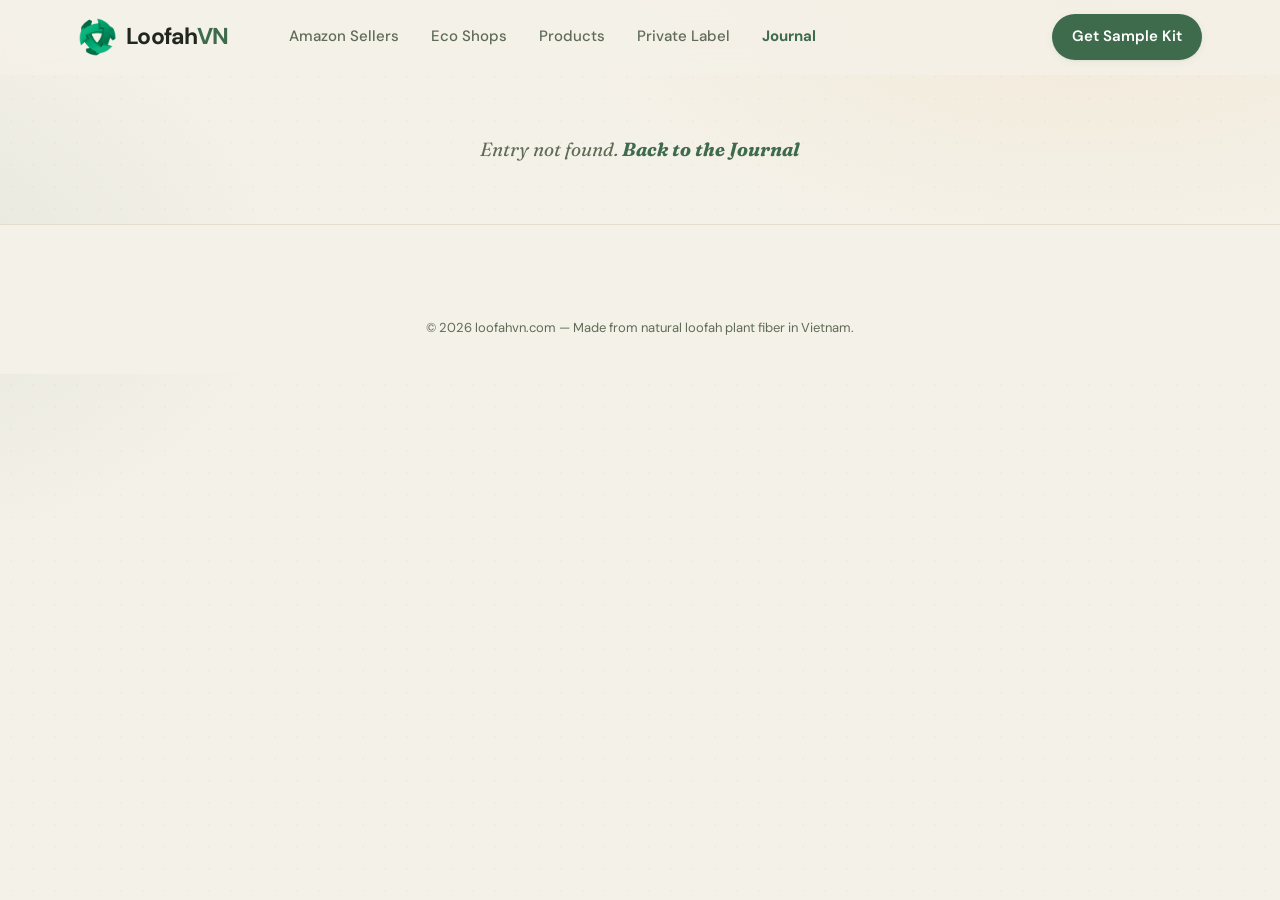
<file: article.html>
<!DOCTYPE html>
<html lang="en">

<head>
  <meta charset="UTF-8" />
  <meta name="viewport" content="width=device-width, initial-scale=1.0" />

  <!-- Google tag (gtag.js) -->
  <script async src="https://www.googletagmanager.com/gtag/js?id=G-0L1QCVCQBM"></script>
  <script>
    window.dataLayer = window.dataLayer || [];
    function gtag(){dataLayer.push(arguments);}
    gtag('js', new Date());

    gtag('config', 'G-0L1QCVCQBM');
  </script>

  <title>Field Journal Entry — LoofahVN</title>
  <meta name="description" content="An entry from the Loofah Field Journal — stories, guides and notes on natural loofah products." />
  <meta name="robots" content="index, follow, max-image-preview:large" />
  <meta name="theme-color" content="#3f6b4d" />
  <link rel="apple-touch-icon" sizes="180x180" href="/apple-touch-icon.png">
  <link rel="icon" type="image/png" sizes="32x32" href="/favicon-32x32.png">
  <link rel="icon" type="image/png" sizes="16x16" href="/favicon-16x16.png">

  <link rel="preconnect" href="https://fonts.googleapis.com" />
  <link rel="preconnect" href="https://fonts.gstatic.com" crossorigin />
  <link
    href="https://fonts.googleapis.com/css2?family=Space+Grotesk:wght@500;600;700&family=DM+Sans:wght@400;500;600;700&family=Fraunces:ital,wght@0,400;0,600;1,400&display=swap"
    rel="stylesheet" />
  <link rel="stylesheet" href="styles.css" />
  <link rel="stylesheet" href="blog.css" />
</head>

<body class="journal-page">
  <div class="journal-bg" aria-hidden="true"></div>

  <!-- ============================ HEADER ============================ -->
  <header class="site-header" id="header">
    <div class="wrap nav">
      <a class="logo" href="index.html">
        <img src="images/main-logo.png" alt="LoofahVN" style="height:40px;"><span>Loofah<span style="color:var(--green);">VN</span></span>
      </a>
      <nav class="nav-links">
        <a href="index.html#amazon">Amazon Sellers</a>
        <a href="index.html#eco">Eco Shops</a>
        <a href="index.html#collections">Products</a>
        <a href="index.html#private-label">Private Label</a>
        <a href="blog.html" class="active">Journal</a>
      </nav>
      <div class="nav-right">
        <a class="btn btn-primary" href="index.html#sample-kit">Get Sample Kit</a>
        <button class="menu-toggle" id="menuToggle" aria-label="Menu" aria-expanded="false" aria-controls="mobileMenu">
          <svg class="ic-open" width="22" height="22" viewBox="0 0 24 24" fill="none" stroke="currentColor"
            stroke-width="2">
            <path d="M3 6h18M3 12h18M3 18h18" />
          </svg>
          <svg class="ic-close" width="22" height="22" viewBox="0 0 24 24" fill="none" stroke="currentColor"
            stroke-width="2">
            <path d="M6 6l12 12M18 6 6 18" />
          </svg>
        </button>
      </div>
    </div>
    <div class="mobile-menu" id="mobileMenu">
      <div class="mm-inner wrap">
        <nav class="mobile-links">
          <a href="index.html#amazon">Amazon Sellers</a>
          <a href="index.html#eco">Eco Shops</a>
          <a href="index.html#collections">Products</a>
          <a href="index.html#private-label">Private Label</a>
          <a href="blog.html">Journal</a>
          <a href="index.html#sample-kit">Get Sample Kit</a>
        </nav>
      </div>
    </div>
  </header>

  <main id="articleRoot" data-no-i18n>
    <div class="wrap">
      <p class="journal-status">Opening the journal&hellip;</p>
    </div>
  </main>

  <!-- ============================ FOOTER ============================ -->
  <footer class="footer">
    <div class="wrap">
      <p class="footer-copy">© 2026 loofahvn.com — Made from natural loofah plant fiber in Vietnam.</p>
    </div>
  </footer>

  <script>window.LOOFAH_BLOG_CONFIG = { apiBase: "https://api.loofahvn.com", workspace: "6a2950c954b2db5830d5154e" };</script>
  <script src="blog.js"></script>
  <script src="i18n.js"></script>
</body>

</html>
</file>
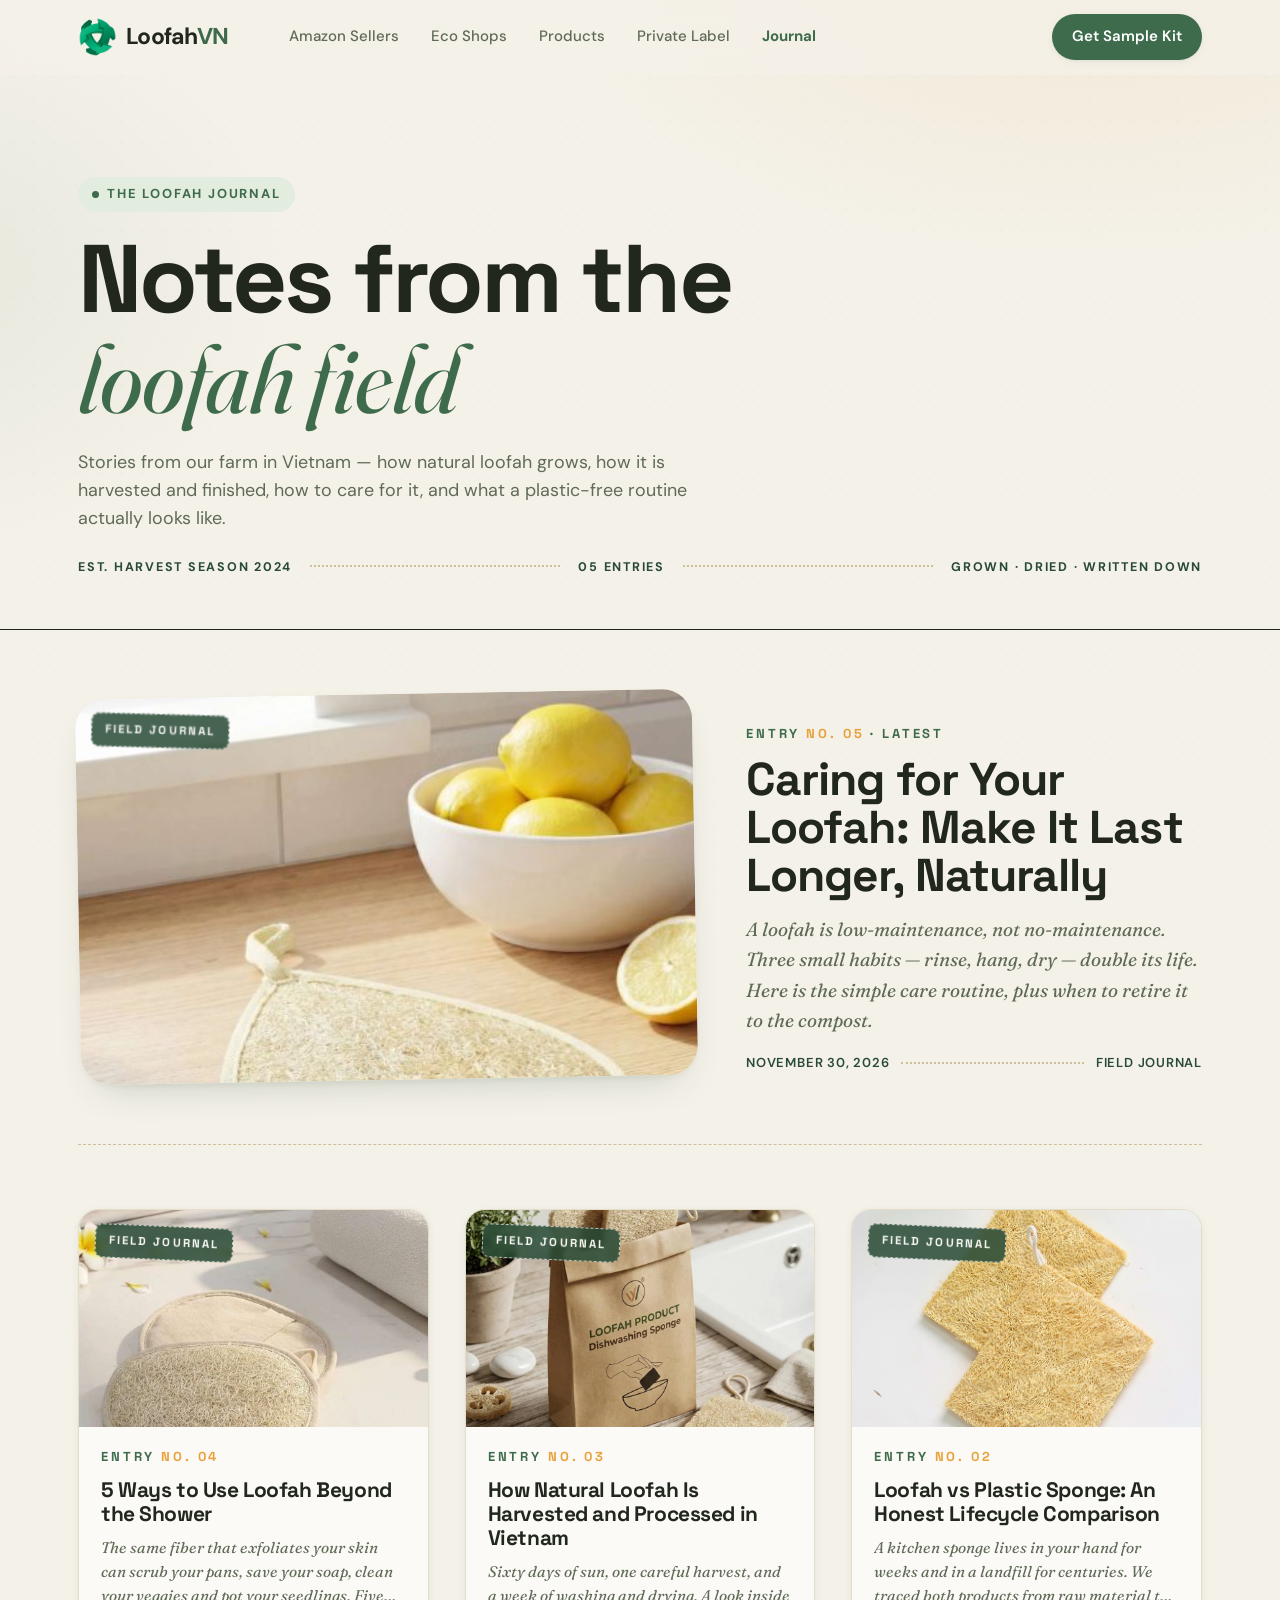
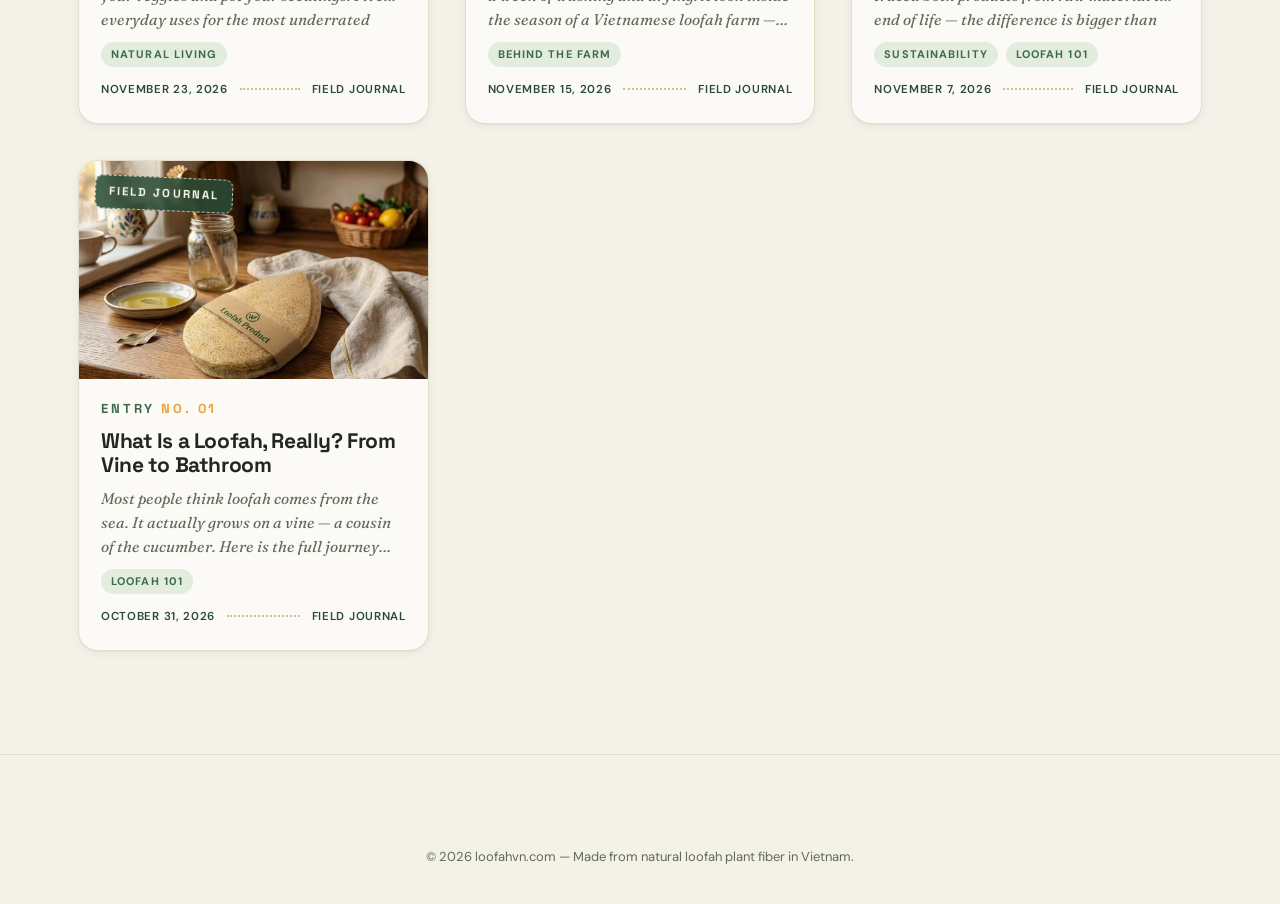
<file: blog.html>
<!DOCTYPE html>
<html lang="en">

<head>
  <meta charset="UTF-8" />
  <meta name="viewport" content="width=device-width, initial-scale=1.0" />

  <!-- Google tag (gtag.js) -->
  <script async src="https://www.googletagmanager.com/gtag/js?id=G-0L1QCVCQBM"></script>
  <script>
    window.dataLayer = window.dataLayer || [];
    function gtag(){dataLayer.push(arguments);}
    gtag('js', new Date());

    gtag('config', 'G-0L1QCVCQBM');
  </script>

  <title>Field Journal — Loofah Stories, Care Guides & Natural Living | loofahvn.com</title>
  <meta name="description"
    content="The Loofah Field Journal — stories from the loofah farm in Vietnam: how natural loofah is grown and harvested, care guides, sustainability comparisons and natural-living ideas." />
  <meta name="robots" content="index, follow, max-image-preview:large" />
  <meta name="theme-color" content="#3f6b4d" />
  <link rel="canonical" href="https://loofahvn.com/blog.html" />
  <link rel="apple-touch-icon" sizes="180x180" href="/apple-touch-icon.png">
  <link rel="icon" type="image/png" sizes="32x32" href="/favicon-32x32.png">
  <link rel="icon" type="image/png" sizes="16x16" href="/favicon-16x16.png">

  <!-- Open Graph -->
  <meta property="og:type" content="website" />
  <meta property="og:site_name" content="LoofahVN" />
  <meta property="og:title" content="Loofah Field Journal — Notes from the Loofah Farm" />
  <meta property="og:description"
    content="Stories from the loofah farm: growing, harvesting, caring for and living with natural loofah products." />
  <meta property="og:url" content="https://loofahvn.com/blog.html" />
  <meta property="og:image" content="https://loofahvn.com/og-image.jpg" />

  <link rel="preconnect" href="https://fonts.googleapis.com" />
  <link rel="preconnect" href="https://fonts.gstatic.com" crossorigin />
  <link
    href="https://fonts.googleapis.com/css2?family=Space+Grotesk:wght@500;600;700&family=DM+Sans:wght@400;500;600;700&family=Fraunces:ital,wght@0,400;0,600;1,400&display=swap"
    rel="stylesheet" />
  <link rel="stylesheet" href="styles.css" />
  <link rel="stylesheet" href="blog.css" />
</head>

<body class="journal-page">
  <div class="journal-bg" aria-hidden="true"></div>

  <!-- ============================ HEADER ============================ -->
  <header class="site-header" id="header">
    <div class="wrap nav">
      <a class="logo" href="index.html">
        <img src="images/main-logo.png" alt="LoofahVN" style="height:40px;"><span>Loofah<span style="color:var(--green);">VN</span></span>
      </a>
      <nav class="nav-links">
        <a href="index.html#amazon">Amazon Sellers</a>
        <a href="index.html#eco">Eco Shops</a>
        <a href="index.html#collections">Products</a>
        <a href="index.html#private-label">Private Label</a>
        <a href="blog.html" class="active">Journal</a>
      </nav>
      <div class="nav-right">
        <a class="btn btn-primary" href="index.html#sample-kit">Get Sample Kit</a>
        <button class="menu-toggle" id="menuToggle" aria-label="Menu" aria-expanded="false" aria-controls="mobileMenu">
          <svg class="ic-open" width="22" height="22" viewBox="0 0 24 24" fill="none" stroke="currentColor"
            stroke-width="2">
            <path d="M3 6h18M3 12h18M3 18h18" />
          </svg>
          <svg class="ic-close" width="22" height="22" viewBox="0 0 24 24" fill="none" stroke="currentColor"
            stroke-width="2">
            <path d="M6 6l12 12M18 6 6 18" />
          </svg>
        </button>
      </div>
    </div>
    <div class="mobile-menu" id="mobileMenu">
      <div class="mm-inner wrap">
        <nav class="mobile-links">
          <a href="index.html#amazon">Amazon Sellers</a>
          <a href="index.html#eco">Eco Shops</a>
          <a href="index.html#collections">Products</a>
          <a href="index.html#private-label">Private Label</a>
          <a href="blog.html">Journal</a>
          <a href="index.html#sample-kit">Get Sample Kit</a>
        </nav>
      </div>
    </div>
  </header>

  <main>
    <!-- ============================ MASTHEAD ============================ -->
    <section class="journal-head">
      <div class="wrap">
        <span class="eyebrow"><span class="dot"></span> The Loofah Journal</span>
        <h1 class="journal-title">Notes from the <em>loofah field</em></h1>
        <p class="journal-sub">
          Stories from our farm in Vietnam — how natural loofah grows, how it is harvested and finished,
          how to care for it, and what a plastic-free routine actually looks like.
        </p>
        <div class="journal-head-meta" data-no-i18n>
          <span>Est. harvest season 2024</span>
          <span class="rule"></span>
          <span id="entryCount">— entries</span>
          <span class="rule"></span>
          <span>Grown · Dried · Written down</span>
        </div>
      </div>
    </section>

    <!-- ============================ ENTRIES ============================ -->
    <section class="wrap" id="journalEntries" data-no-i18n>
      <p class="journal-status">Pressing fresh pages&hellip;</p>
      <div class="journal-grid">
        <div class="skel skel-card"></div>
        <div class="skel skel-card"></div>
        <div class="skel skel-card"></div>
      </div>
    </section>
  </main>

  <!-- ============================ FOOTER ============================ -->
  <footer class="footer">
    <div class="wrap">
      <p class="footer-copy">© 2026 loofahvn.com — Made from natural loofah plant fiber in Vietnam.</p>
    </div>
  </footer>

  <!-- Point the journal at a live backend by defining this before blog.js:
  <script>window.LOOFAH_BLOG_CONFIG = { apiBase: "https://api.loofahvn.com", workspace: "<workspaceId>" };</script>
  -->
    <script>window.LOOFAH_BLOG_CONFIG = { apiBase: "https://api.loofahvn.com", workspace: "6a2950c954b2db5830d5154e" };</script>
  <script src="blog.js"></script>
  <script src="i18n.js"></script>
</body>

</html>
</file>
<file: styles.css>
/* ============================================================
   Loofah — landing page styles
   Design system: cream paper · forest green · loofah tan · amber
   ============================================================ */

:root {
  /* palette */
  --cream:      #f4f1e8;
  --paper:      #fbfaf6;
  --paper-2:    #efe9d9;
  --ink:        #21271d;
  --muted:      #5f6b57;
  --line:       #e3ddca;

  --green:      #3f6b4d;
  --green-deep: #294a36;
  --green-soft: #e2ecdf;
  --tan:        #cdbf9a;
  --tan-soft:   #e8dfc6;
  --amber:      #e8a23d;
  --amber-soft: #f6e0b0;
  --rose:       #d98b6a;
  --sky:        #bcd3d0;

  /* type */
  --font-display: 'Space Grotesk', system-ui, sans-serif;
  --font-body:    'DM Sans', system-ui, sans-serif;

  --maxw: 1180px;
  --radius: 20px;
  --radius-lg: 30px;
  --shadow-sm: 0 2px 8px rgba(41,74,54,.06), 0 1px 2px rgba(41,74,54,.05);
  --shadow:    0 18px 40px -22px rgba(41,74,54,.30), 0 4px 12px -6px rgba(41,74,54,.12);
  --shadow-lg: 0 40px 80px -40px rgba(41,74,54,.45), 0 8px 24px -12px rgba(41,74,54,.18);
}

* { box-sizing: border-box; }

html { scroll-behavior: smooth; scroll-padding-top: 88px; }
@media (prefers-reduced-motion: reduce) { html { scroll-behavior: auto; } }

body {
  margin: 0;
  font-family: var(--font-body);
  color: var(--ink);
  background: var(--cream);
  -webkit-font-smoothing: antialiased;
  text-rendering: optimizeLegibility;
  font-size: 17px;
  line-height: 1.55;
  overflow-x: clip;
}

h1, h2, h3, h4 {
  font-family: var(--font-display);
  font-weight: 700;
  line-height: 1.04;
  letter-spacing: -0.02em;
  margin: 0;
  color: var(--ink);
}

p { margin: 0; text-wrap: pretty; }
a { color: inherit; text-decoration: none; }
img { max-width: 100%; display: block; }

.wrap { max-width: var(--maxw); margin: 0 auto; padding: 0 28px; }
.section { padding: clamp(64px, 9vw, 130px) 0; position: relative; }

/* ---------- shared bits ---------- */
.eyebrow {
  display: inline-flex; align-items: center; gap: 8px;
  font-family: var(--font-body);
  font-weight: 700; font-size: 13px; letter-spacing: .14em; text-transform: uppercase;
  color: var(--green);
  padding: 7px 14px; border-radius: 100px; white-space: nowrap;
  background: var(--green-soft);
}
.eyebrow.amber { color: #9a6a16; background: var(--amber-soft); }
.eyebrow .dot { width: 7px; height: 7px; border-radius: 50%; background: currentColor; }

.lead { color: var(--muted); font-size: clamp(17px, 1.4vw, 20px); }

.btn {
  display: inline-flex; align-items: center; gap: 10px;
  font-family: var(--font-body); font-weight: 600; font-size: 16px;
  padding: 14px 24px; border-radius: 100px; border: 0; cursor: pointer;
  transition: transform .16s ease, box-shadow .16s ease, background .16s ease;
  white-space: nowrap;
}
.btn svg { width: 18px; height: 18px; }
.btn-primary { background: var(--green); color: #fff; box-shadow: var(--shadow-sm); }
.btn-primary:hover { transform: translateY(-2px); box-shadow: var(--shadow); background: var(--green-deep); }
.btn-ghost { background: transparent; color: var(--ink); border: 1.5px solid var(--line); }
.btn-ghost:hover { border-color: var(--green); color: var(--green); transform: translateY(-2px); }
.btn-amber { background: var(--amber); color: #3a2606; }
.btn-amber:hover { transform: translateY(-2px); box-shadow: var(--shadow); }
.btn-light { background: #fff; color: var(--green-deep); }
.btn-light:hover { transform: translateY(-2px); box-shadow: var(--shadow-lg); }

.tag {
  display: inline-flex; align-items: center; gap: 6px;
  font-size: 13px; font-weight: 600; color: var(--green-deep);
  padding: 5px 11px; border-radius: 100px; background: var(--green-soft);
}

/* ============================================================
   HEADER
   ============================================================ */
.site-header {
  position: sticky; top: 0; z-index: 60;
  background: color-mix(in srgb, var(--cream) 82%, transparent);
  backdrop-filter: blur(14px);
  border-bottom: 1px solid transparent;
  transition: border-color .25s ease, background .25s ease;
}
.site-header.scrolled { border-color: var(--line); }
.nav {
  display: flex; align-items: center; gap: 28px;
  height: 74px;
}
.logo {
  display: inline-flex; align-items: center; gap: 9px;
  font-family: var(--font-body); font-weight: 700; font-size: 23px;
  letter-spacing: -.03em; color: var(--ink);
}
.logo .mark {
  width: 30px; height: 30px; border-radius: 9px;
  background: var(--green);
  display: grid; place-items: center; color: var(--amber);
  position: relative; overflow: hidden;
}
.logo .mark::before,
.logo .mark::after {
  content: ""; position: absolute; inset: 0;
  background-image:
    radial-gradient(circle at 50% 50%, transparent 1.3px, var(--amber) 1.4px, transparent 2.2px);
  background-size: 6px 6px;
  opacity: .85;
}
.nav-links { display: flex; align-items: center; gap: 4px; margin-left: 18px; }
.nav-links a {
  font-size: 15px; font-weight: 500; color: var(--muted);
  padding: 9px 14px; border-radius: 100px; transition: color .15s, background .15s;
}
.nav-links a:hover { color: var(--ink); background: var(--paper-2); }
.nav-right { margin-left: auto; display: flex; align-items: center; gap: 12px; }
.nav-right .btn { padding: 11px 20px; font-size: 15px; }
.menu-toggle {
  display: none; place-items: center; width: 44px; height: 44px;
  border-radius: 12px; border: 1px solid var(--line); background: var(--paper);
  color: var(--ink); cursor: pointer; transition: border-color .15s, background .15s;
}
.menu-toggle:hover { border-color: var(--green); color: var(--green); }
.menu-toggle .ic-close { display: none; }
body.menu-open .menu-toggle { border-color: var(--green); color: var(--green); background: var(--green-soft); }
body.menu-open .menu-toggle .ic-open { display: none; }
body.menu-open .menu-toggle .ic-close { display: block; }

/* mobile dropdown menu */
.mobile-menu {
  display: none; overflow: hidden;
  background: color-mix(in srgb, var(--cream) 94%, transparent);
  backdrop-filter: blur(14px);
  border-bottom: 1px solid transparent;
  transition: border-color .3s ease;
}
.mobile-menu .mm-inner {
  max-height: 0; overflow: hidden;
  transition: max-height .38s cubic-bezier(.4,0,.2,1);
}
body.menu-open .mobile-menu { border-bottom-color: var(--line); }
body.menu-open .mobile-menu .mm-inner { max-height: 80vh; }
.mobile-links { display: flex; flex-direction: column; padding: 8px 0 2px; }
.mobile-links a {
  font-size: 17px; font-weight: 600; color: var(--ink);
  padding: 14px 4px; border-bottom: 1px solid var(--line);
  display: flex; align-items: center; justify-content: space-between;
}
.mobile-links a:last-child { border-bottom: 0; }
.mobile-links a svg { color: var(--muted); }
.mobile-cta { display: flex; flex-direction: column; gap: 10px; padding: 16px 0 22px; }
.mobile-cta .btn { width: 100%; justify-content: center; padding: 15px 20px; }

/* language toggle */
.lang-toggle {
  display: inline-flex; align-items: center; gap: 0; flex: none;
  padding: 3px; border-radius: 100px; border: 1.5px solid var(--line);
  background: var(--paper); cursor: pointer; font-family: var(--font-body);
}
.lang-toggle:hover { border-color: var(--green); }
.lang-toggle [data-lang] {
  font-size: 12.5px; font-weight: 700; letter-spacing: .04em; color: var(--muted);
  padding: 5px 11px; border-radius: 100px; transition: color .15s, background .15s;
}
.lang-toggle [data-lang].on { background: var(--green); color: #fff; }
.mm-lang {
  display: flex; align-items: center; justify-content: space-between; gap: 14px;
  padding: 12px 0 14px; border-bottom: 1px solid var(--line);
}
.mm-lang > span { font-size: 13px; font-weight: 600; letter-spacing: .06em; text-transform: uppercase; color: var(--muted); }

/* ============================================================
   HERO
   ============================================================ */
.hero { position: relative; padding-top: clamp(40px, 6vw, 80px); padding-bottom: clamp(48px, 6vw, 90px); }
.hero-inner { position: relative; }
.hero-center {
  max-width: 940px; margin: 0 auto; text-align: center;
  position: relative; z-index: 5;
}
.hero h1 {
  font-size: clamp(38px, 5.2vw, 64px);
  letter-spacing: -.035em;
}
.hero h1 .hl { color: var(--green); position: relative; white-space: nowrap; }
.hero h1 .hl::after {
  content: ""; position: absolute; left: -2%; right: -2%; bottom: .06em; height: .34em;
  background: var(--amber-soft); border-radius: 6px; z-index: -1;
}
.hero-sub { margin: 26px auto 0; max-width: 600px; font-size: clamp(17px, 1.5vw, 20px); color: var(--muted); text-wrap: balance; }
.hero-cta { margin-top: 34px; display: flex; gap: 14px; justify-content: center; flex-wrap: wrap; }
.hero-note { margin-top: 18px; font-size: 14px; color: var(--muted); display: inline-flex; gap: 8px; align-items: center; }

/* hero pill badges (below headline) */
.hero-badges { margin: 24px auto 0; display: flex; flex-wrap: wrap; gap: 10px; justify-content: center; max-width: 640px; }
.hero-badges .hb {
  display: inline-flex; align-items: center; gap: 7px;
  font-size: 13.5px; font-weight: 600; color: var(--green-deep);
  padding: 7px 14px; border-radius: 100px;
  background: var(--paper); border: 1px solid var(--line); box-shadow: var(--shadow-sm);
}
.hero-badges .hb svg { width: 13px; height: 13px; color: var(--green); flex: none; }
body.hero-split .hero-badges { margin-left: 0; justify-content: flex-start; }

/* scattered floating cards */
.float {
  position: absolute; z-index: 2;
  background: var(--paper); border-radius: 18px;
  box-shadow: var(--shadow);
  border: 1px solid rgba(255,255,255,.6);
  animation: floaty 7s ease-in-out infinite;
}
.float img, .float image-slot { display: block; }
@keyframes floaty {
  0%,100% { transform: translateY(0) rotate(var(--rot, 0deg)); }
  50%     { transform: translateY(-14px) rotate(var(--rot, 0deg)); }
}
.float.f1 { top: 4%;  left: -1%;  --rot: -7deg;  animation-delay: -.2s; }
.float.f2 { top: 2%;  right: 0%;  --rot: 6deg;   animation-delay: -1.4s; }
.float.f3 { top: 40%; left: -4%;  --rot: 5deg;   animation-delay: -2.6s; }
.float.f4 { top: 44%; right: -3%; --rot: -6deg;  animation-delay: -3.4s; }
.float.f5 { bottom: -2%; left: 12%; --rot: -4deg; animation-delay: -1.9s; }
.float.f6 { bottom: 0%;  right: 13%; --rot: 7deg;  animation-delay: -3.0s; }

.chip-card {
  display: flex; align-items: center; gap: 11px;
  padding: 12px 16px 12px 12px;
}
.chip-card .ico {
  width: 40px; height: 40px; border-radius: 11px; flex: none;
  display: grid; place-items: center; color: #fff;
}
.chip-card .t { font-size: 13px; line-height: 1.25; }
.chip-card .t b { display: block; font-size: 14.5px; color: var(--ink); font-weight: 700; }
.chip-card .t span { color: var(--muted); }

.photo-card { padding: 8px; }
.photo-card image-slot { width: 150px; height: 116px; }
.photo-card .cap { font-size: 12px; font-weight: 600; color: var(--muted); padding: 8px 6px 4px; }

/* trust badges below hero */
.trust {
  margin-top: clamp(40px, 6vw, 76px);
  display: grid; grid-template-columns: repeat(4, 1fr); gap: 16px;
  position: relative; z-index: 5;
}
.trust-item {
  background: var(--paper); border: 1px solid var(--line); border-radius: var(--radius);
  padding: 22px 22px; box-shadow: var(--shadow-sm);
  display: flex; flex-direction: column; gap: 12px;
}
.trust-item .ico {
  width: 44px; height: 44px; border-radius: 12px; display: grid; place-items: center; color: #fff;
}
.trust-item b { font-size: 16px; font-weight: 700; }
.trust-item span { font-size: 14px; color: var(--muted); line-height: 1.4; }

/* ============================================================
   PRODUCT SHOWCASE
   ============================================================ */
.showcase { background: var(--paper); border-top: 1px solid var(--line); border-bottom: 1px solid var(--line); }
.showcase-grid {
  display: grid; grid-template-columns: 1fr 1.05fr; gap: clamp(32px, 5vw, 72px); align-items: center;
}
.showcase-copy h2 { font-size: clamp(30px, 3.6vw, 46px); margin-top: 18px; }
.showcase-copy p { margin-top: 18px; }
.showcase-list { margin-top: 26px; display: flex; flex-direction: column; gap: 14px; }
.showcase-list .row { display: flex; gap: 13px; align-items: flex-start; }
.showcase-list .row .bullet {
  width: 26px; height: 26px; border-radius: 8px; flex: none; margin-top: 1px;
  display: grid; place-items: center; background: var(--green-soft); color: var(--green);
}
.showcase-list .row b { font-weight: 700; }
.showcase-list .row .sub { color: var(--muted); font-size: 15px; }

.showcase-visual { position: relative; }
.showcase-visual .hero-photo {
  border-radius: var(--radius-lg); overflow: hidden; box-shadow: var(--shadow-lg);
  border: 8px solid var(--paper);
}
.showcase-visual .hero-photo img { width: 100%; height: 460px; object-fit: cover; }
.stat-float {
  position: absolute; background: var(--paper); border-radius: 16px; padding: 13px 16px;
  box-shadow: var(--shadow); border: 1px solid rgba(255,255,255,.7);
  display: flex; align-items: center; gap: 11px;
}
.stat-float .ico { width: 38px; height: 38px; border-radius: 10px; display: grid; place-items: center; color: #fff; flex: none; }
.stat-float .num { font-family: var(--font-display); font-weight: 800; font-size: 20px; line-height: 1; }
.stat-float .lbl { font-size: 12px; color: var(--muted); margin-top: 3px; }
.stat-float.s1 { top: 8%; left: -7%; animation: floaty 6s ease-in-out infinite; }
.stat-float.s2 { bottom: 12%; right: -6%; animation: floaty 7s ease-in-out infinite -2s; }
.stat-float.s3 { bottom: -4%; left: 8%; animation: floaty 8s ease-in-out infinite -3.5s; }

/* ============================================================
   SECTION HEADERS
   ============================================================ */
.sec-head { max-width: 640px; }
.sec-head.center { margin: 0 auto; text-align: center; }
.sec-head h2 { font-size: clamp(30px, 4vw, 52px); margin-top: 16px; }
.sec-head p { margin-top: 18px; }

/* ============================================================
   AUDIENCE BLOCKS (Amazon / Eco)
   ============================================================ */
.audience { display: grid; grid-template-columns: 1fr 1fr; gap: clamp(32px, 5vw, 70px); align-items: center; }
.audience.reverse .aud-visual { order: -1; }
.aud-copy h2 { font-size: clamp(28px, 3.4vw, 44px); margin-top: 16px; }
.aud-copy .pain {
  margin-top: 22px; padding: 18px 20px; border-radius: 16px;
  background: var(--paper); border: 1px solid var(--line);
  font-size: 17px; font-style: italic; color: var(--ink);
  border-left: 4px solid var(--amber);
}
.aud-why { margin-top: 24px; display: flex; flex-direction: column; gap: 12px; }
.aud-why .row { display: flex; gap: 12px; align-items: flex-start; }
.aud-why .row .check {
  width: 24px; height: 24px; border-radius: 7px; flex: none; margin-top: 1px;
  display: grid; place-items: center; background: var(--green); color: #fff;
}
.aud-why .row span { font-size: 16px; }
.aud-cta { margin-top: 28px; display: flex; gap: 12px; flex-wrap: wrap; }

/* kit checklist card */
.kit-card {
  background: var(--paper); border-radius: var(--radius-lg); padding: 30px;
  box-shadow: var(--shadow); border: 1px solid var(--line); position: relative;
}
.kit-card .kit-head { display: flex; align-items: center; gap: 14px; margin-bottom: 20px; }
.kit-card .kit-head .ico { width: 50px; height: 50px; border-radius: 14px; display: grid; place-items: center; background: var(--amber); color: #3a2606; flex: none; }
.kit-card .kit-head b { font-family: var(--font-display); font-size: 21px; font-weight: 700; }
.kit-card .kit-head span { font-size: 14px; color: var(--muted); }
.kit-list { display: grid; grid-template-columns: 1fr 1fr; gap: 12px 18px; }
.kit-list .ki { display: flex; gap: 10px; align-items: flex-start; font-size: 15px; }
.kit-list .ki .d { width: 20px; height: 20px; border-radius: 6px; flex: none; margin-top: 1px; background: var(--green-soft); color: var(--green); display: grid; place-items: center; }
.kit-list .ki svg { width: 12px; height: 12px; }
.kit-foot { margin-top: 22px; padding-top: 20px; border-top: 1px dashed var(--line); display: flex; align-items: center; justify-content: space-between; gap: 14px; flex-wrap: wrap; }

.aud-visual .frame {
  border-radius: var(--radius-lg); overflow: hidden; box-shadow: var(--shadow-lg); border: 8px solid var(--paper);
}
.aud-visual img { width: 100%; height: 420px; object-fit: cover; }

/* compliance note */
.note {
  margin-top: 22px; display: flex; gap: 12px; align-items: flex-start;
  font-size: 14px; color: var(--muted); background: var(--green-soft);
  padding: 14px 16px; border-radius: 14px;
}
.note .ico { color: var(--green); flex: none; margin-top: 1px; }

/* ============================================================
   COLLECTIONS GRID
   ============================================================ */
.coll-grid { margin-top: clamp(34px, 4vw, 54px); display: grid; grid-template-columns: repeat(12, 1fr); gap: 18px; }
.coll {
  border-radius: var(--radius); position: relative; overflow: hidden;
  display: flex; flex-direction: column; min-height: 0;
  border: 1px solid rgba(0,0,0,.04);
}
.coll-photo { position: relative; width: 100%; aspect-ratio: 1 / 1; overflow: hidden; background: rgba(0,0,0,.05); }
.coll-photo img { width: 100%; height: 100%; object-fit: cover; object-position: center 62%; display: block; }
.cat-badge {
  position: absolute; top: 12px; left: 12px;
  font-size: 10.5px; font-weight: 700; letter-spacing: .1em; text-transform: uppercase;
  color: var(--green-deep); background: rgba(251,250,246,.92);
  padding: 5px 11px; border-radius: 100px; backdrop-filter: blur(4px);
}
.coll-body { padding: 20px 22px 22px; display: flex; flex-direction: column; flex: 1; }
.coll-body h3 { font-size: 20px; }
.coll-body p { font-size: 14px; margin-top: 8px; opacity: .85; flex: 1; }
.coll .angles { margin-top: 14px; display: flex; flex-wrap: wrap; gap: 7px; }
.coll .angles span { font-size: 12px; font-weight: 600; padding: 4px 10px; border-radius: 100px; background: rgba(255,255,255,.55); white-space: nowrap; }
.coll .angles span.sku { font-family: ui-monospace, "SF Mono", Menlo, monospace; letter-spacing: .02em; background: rgba(0,0,0,.07); }
.coll.c-deep .angles span.sku { background: rgba(255,255,255,.16); }
.coll.span6 { grid-column: span 6; }
.coll.span4 { grid-column: span 4; }
.coll.span3 { grid-column: span 3; }
.coll.span5 { grid-column: span 5; }
.coll.span7 { grid-column: span 7; }
.coll.span12 { grid-column: span 12; }
.coll.wide { flex-direction: row; align-items: stretch; }
.coll.wide .coll-photo { width: 44%; aspect-ratio: auto; flex: none; }
.coll.wide .coll-body { justify-content: center; }
/* color variants */
.coll.c-green { background: var(--green-soft); }
.coll.c-green .ic { background: var(--green); color: #fff; }
.coll.c-tan   { background: var(--tan-soft); }
.coll.c-tan .ic { background: #b69a55; color: #fff; }
.coll.c-amber { background: var(--amber-soft); }
.coll.c-amber .ic { background: var(--amber); color: #3a2606; }
.coll.c-sky   { background: var(--sky); }
.coll.c-sky .ic { background: #4f7d77; color: #fff; }
.coll.c-rose  { background: #f0d9cd; }
.coll.c-rose .ic { background: var(--rose); color: #fff; }
.coll.c-deep  { background: var(--green-deep); color: #eef3ea; }
.coll.c-deep h3 { color: #fff; }
.coll.c-deep .ic { background: rgba(255,255,255,.16); color: var(--amber); }

/* ============================================================
   PRIVATE LABEL — before/after
   ============================================================ */
.pl { background: var(--paper); border-top: 1px solid var(--line); border-bottom: 1px solid var(--line); }
.ba { margin-top: clamp(34px,4vw,54px); display: grid; grid-template-columns: 1fr auto 1fr; gap: 26px; align-items: center; }
.ba-card { border-radius: var(--radius-lg); overflow: hidden; box-shadow: var(--shadow); border: 1px solid var(--line); background: var(--cream); }
.ba-card .label { display: flex; align-items: center; justify-content: space-between; padding: 16px 20px; }
.ba-card .label b { font-family: var(--font-display); font-size: 18px; }
.ba-card img { width: 100%; height: 300px; object-fit: cover; display: block; }
.ba-card.before .label { color: var(--muted); }
.ba-card.after .label { color: var(--green-deep); }
.ba-arrow { width: 56px; height: 56px; border-radius: 50%; background: var(--amber); color: #3a2606; display: grid; place-items: center; box-shadow: var(--shadow); flex: none; }
.pl-opts { margin-top: clamp(34px,4vw,50px); display: grid; grid-template-columns: repeat(4, 1fr); gap: 14px; }
.pl-opt { background: var(--cream); border: 1px solid var(--line); border-radius: 16px; padding: 18px; display: flex; flex-direction: column; gap: 10px; }
.pl-opt .ico { width: 38px; height: 38px; border-radius: 11px; background: var(--green-soft); color: var(--green); display: grid; place-items: center; }
.pl-opt b { font-size: 15.5px; }
.pl-opt span { font-size: 13.5px; color: var(--muted); }

/* ============================================================
   QUALITY / EXPORT
   ============================================================ */
.qc-flow { margin-top: clamp(34px,4vw,54px); display: flex; flex-wrap: wrap; gap: 10px; }
.qc-step {
  flex: 1 1 130px; background: var(--paper); border: 1px solid var(--line); border-radius: 16px;
  padding: 16px; position: relative; display: flex; flex-direction: column; gap: 8px;
}
.qc-step .n { font-family: var(--font-display); font-weight: 800; font-size: 13px; color: var(--amber); }
.qc-step b { font-size: 15px; }
.qc-step .ico { width: 34px; height: 34px; border-radius: 10px; background: var(--green-soft); color: var(--green); display: grid; place-items: center; }
.qc-bottom { margin-top: 26px; display: grid; grid-template-columns: 1.1fr 1fr; gap: 22px; }
.qc-panel { background: var(--paper); border: 1px solid var(--line); border-radius: var(--radius); padding: 26px; }
.qc-panel h3 { font-size: 20px; margin-bottom: 16px; }
.qc-tags { display: flex; flex-wrap: wrap; gap: 9px; }
.qc-tags span { font-size: 14px; font-weight: 500; padding: 8px 14px; border-radius: 100px; background: var(--cream); border: 1px solid var(--line); }
.doc-list { display: flex; flex-direction: column; gap: 11px; }
.doc-list .row { display: flex; gap: 11px; align-items: center; font-size: 15px; }
.doc-list .row .f { width: 30px; height: 30px; border-radius: 8px; background: var(--amber-soft); color: #9a6a16; display: grid; place-items: center; flex: none; }

/* shipment carousel */
.shipment-carousel-section { padding: clamp(32px, 4vw, 56px) 0; background: var(--paper); }
.shipment-carousel-track-wrap { overflow: hidden; cursor: grab; user-select: none; }
.shipment-carousel-track-wrap:active { cursor: grabbing; }
.shipment-carousel-track {
  display: flex;
  gap: 16px;
  transition: transform 0.4s cubic-bezier(.4,0,.2,1);
  will-change: transform;
}
.shipment-slide {
  flex: 0 0 calc(33.333% - 11px);
  min-width: 260px;
  border-radius: 16px;
  overflow: hidden;
  box-shadow: var(--shadow-sm);
}
.shipment-slide img {
  display: block;
  width: 100%;
  height: 260px;
  object-fit: cover;
  pointer-events: none;
}
.shipment-carousel-dots {
  display: flex;
  justify-content: center;
  gap: 8px;
  margin-top: 18px;
}
.shipment-carousel-dots .dot {
  width: 8px; height: 8px;
  border-radius: 50%;
  background: var(--tan);
  cursor: pointer;
  transition: background 0.2s, transform 0.2s;
  border: none;
  padding: 0;
}
.shipment-carousel-dots .dot.active {
  background: var(--green);
  transform: scale(1.3);
}
@media (max-width: 700px) {
  .shipment-slide { flex: 0 0 80vw; height: auto; }
  .shipment-slide img { height: 220px; }
}

/* proof / past shipments */
.qc-proof { margin-top: clamp(40px, 5vw, 66px); }
.qc-proof-head { max-width: 620px; margin: 0 auto clamp(22px,3vw,30px); text-align: center; }
.qc-proof-head h3 { font-size: clamp(22px, 2.4vw, 30px); }
.qc-proof-head p { margin-top: 10px; color: var(--muted); }
.proof-row { display: grid; grid-template-columns: repeat(4, 1fr); gap: 16px; }
.proof-item { margin: 0; display: flex; flex-direction: column; gap: 11px; }
.proof-item img { display: block; width: 100%; height: auto; aspect-ratio: 210 / 297; object-fit: cover; border-radius: 16px; box-shadow: var(--shadow-sm); }
.proof-item figcaption { font-size: 13.5px; font-weight: 600; color: var(--muted); text-align: center; }

.proof-stats { margin-top: clamp(40px, 5vw, 64px); padding: clamp(30px,4vw,48px) clamp(20px,3vw,40px); background: var(--paper-2); border-radius: 22px; }
.proof-stats-label { text-align: center; font-size: 13px; font-weight: 700; letter-spacing: .08em; text-transform: uppercase; color: var(--muted); }
.proof-stats-grid { margin-top: clamp(24px,3vw,38px); display: grid; grid-template-columns: repeat(4, 1fr); gap: 24px; text-align: center; }
.proof-stat b { display: block; font-size: clamp(40px, 5vw, 58px); font-weight: 800; line-height: 1; letter-spacing: -.03em; color: var(--green-deep); }
.proof-stat:nth-child(2) b { color: var(--green); }
.proof-stat span { display: block; margin-top: 12px; font-size: 15px; font-weight: 500; color: var(--muted); }

/* ============================================================
   HOW IT WORKS
   ============================================================ */
.steps { margin-top: clamp(34px,4vw,54px); display: grid; grid-template-columns: repeat(3, 1fr); gap: 18px; }
.step {
  background: var(--paper); border: 1px solid var(--line); border-radius: var(--radius); padding: 26px;
  position: relative; display: flex; flex-direction: column; gap: 12px;
}
.step .num {
  width: 44px; height: 44px; border-radius: 13px; background: var(--green); color: #fff;
  font-family: var(--font-display); font-weight: 800; font-size: 20px; display: grid; place-items: center;
}
.step:nth-child(3n+2) .num { background: var(--amber); color: #3a2606; }
.step:nth-child(3n) .num { background: #b69a55; }
.step h3 { font-size: 19px; }
.step p { font-size: 15px; color: var(--muted); }
.step .step-img {
  width: 100%; aspect-ratio: 4 / 3; object-fit: cover; border-radius: 12px;
  margin-top: auto; border: 1px solid var(--line); background: #f3efe6;
}

/* trust section bottom statement */
.trust-statement {
  margin: clamp(28px,3.5vw,44px) auto 0; max-width: 680px; text-align: center;
  font-family: var(--font-display); font-weight: 600; font-size: clamp(18px,2vw,24px);
  line-height: 1.25; letter-spacing: -.01em; color: var(--green-deep);
}

/* packaging growth-stage tiers */
.pkg-tiers .step { gap: 10px; }
.pkg-tiers .step .tag { align-self: flex-start; }
.pkg-tiers .step h3 { font-size: 22px; }

/* final CTA band */
.final-cta { text-align: center; }
.final-cta h2 { color: #fff; font-size: clamp(30px, 4.2vw, 52px); }
.final-cta .sub { max-width: 620px; }
.final-cta-btns { margin-top: 30px; display: flex; gap: 14px; justify-content: center; flex-wrap: wrap; }
.final-cta-btns .btn-ghost { border-color: rgba(255,255,255,.45); color: #fff; }
.final-cta-btns .btn-ghost:hover { border-color: #fff; background: rgba(255,255,255,.1); color: #fff; }

/* ============================================================
   SAMPLE KIT BAND (deep green)
   ============================================================ */
.kit-band { background: var(--green-deep); color: #eef3ea; position: relative; overflow: hidden; }
.kit-band .wrap { position: relative; z-index: 2; }
.kit-band .deco {
  position: absolute; inset: 0; z-index: 1; opacity: .5;
  background:
    radial-gradient(circle at 12% 120%, color-mix(in srgb, var(--green) 60%, #fff 10%) 0, transparent 38%),
    radial-gradient(circle at 88% -10%, color-mix(in srgb, var(--amber) 40%, transparent) 0, transparent 36%);
}
.kit-band .dots {
  position: absolute; inset: 0; z-index: 1; opacity: .14;
  background-image: radial-gradient(circle, #fff 1.1px, transparent 1.4px);
  background-size: 26px 26px;
}
.kit-grid { display: grid; grid-template-columns: 1.05fr 1fr; gap: clamp(34px,5vw,64px); align-items: center; }
.kit-band .eyebrow { background: rgba(255,255,255,.14); color: var(--amber-soft); }
.kit-band h2 { color: #fff; font-size: clamp(32px, 4.4vw, 56px); margin-top: 18px; }
.kit-band .sub { margin-top: 20px; color: #cdddcf; font-size: 18px; max-width: 460px; }
.kit-band .kit-cta { margin-top: 30px; display: flex; gap: 14px; flex-wrap: wrap; }
.kit-tiers { display: grid; gap: 16px; }
.tier {
  background: rgba(255,255,255,.07); border: 1px solid rgba(255,255,255,.16);
  border-radius: var(--radius); padding: 22px 24px; backdrop-filter: blur(4px);
}
.tier.feat { background: #fff; color: var(--ink); border-color: #fff; }
.tier .th { display: flex; align-items: center; justify-content: space-between; gap: 12px; }
.tier .th b { font-family: var(--font-display); font-size: 20px; }
.tier.feat .th b { color: var(--green-deep); }
.tier .badge { font-size: 12px; font-weight: 700; padding: 4px 11px; border-radius: 100px; background: var(--amber); color: #3a2606; }
.tier p { margin-top: 9px; font-size: 14.5px; opacity: .82; }
.tier.feat p { color: var(--muted); opacity: 1; }
.tier ul { margin: 14px 0 0; padding: 0; list-style: none; display: flex; flex-direction: column; gap: 8px; }
.tier li { display: flex; gap: 9px; align-items: center; font-size: 14px; }
.tier li svg { width: 14px; height: 14px; flex: none; color: var(--amber); }
.tier.feat li svg { color: var(--green); }

/* ============================================================
   RFQ / SIGNUP
   ============================================================ */
.rfq-grid { display: grid; grid-template-columns: 1fr 1.1fr; gap: clamp(34px,5vw,64px); align-items: start; }
.rfq-form {
  background: var(--paper); border: 1px solid var(--line); border-radius: var(--radius-lg);
  padding: clamp(24px, 3vw, 38px); box-shadow: var(--shadow);
}
.field { margin-bottom: 16px; }
.field label { display: block; font-size: 13.5px; font-weight: 600; margin-bottom: 7px; color: var(--ink); }
.field .seg { display: flex; flex-wrap: wrap; gap: 8px; }
.field .seg button {
  font-family: var(--font-body); font-size: 14px; font-weight: 500; cursor: pointer;
  padding: 9px 15px; border-radius: 100px; border: 1.5px solid var(--line); background: var(--cream); color: var(--muted);
  transition: all .14s ease;
}
.field .seg button.on, .field .seg button:hover { border-color: var(--green); color: var(--green); background: var(--green-soft); }
.field .seg button.on { font-weight: 600; }
.field input, .field select, .field textarea {
  width: 100%; font-family: var(--font-body); font-size: 15px; color: var(--ink);
  padding: 12px 14px; border-radius: 12px; border: 1.5px solid var(--line); background: var(--cream);
  transition: border-color .14s ease;
}
.field input:focus, .field select:focus, .field textarea:focus { outline: none; border-color: var(--green); }
.field textarea { resize: vertical; min-height: 84px; }
.field-row { display: grid; grid-template-columns: 1fr 1fr; gap: 14px; }
.rfq-submit { width: 100%; justify-content: center; margin-top: 6px; }
.rfq-submit:disabled { opacity: .65; cursor: not-allowed; }
.form-error { margin-bottom: 12px; padding: 10px 14px; border-radius: 8px; background: #fdecea; border: 1px solid #f5c2bd; color: #b3261e; font-size: 14px; }
.form-success { display: none; text-align: center; padding: 30px 10px; }
.form-success.show { display: block; }
.form-success .big { width: 64px; height: 64px; border-radius: 50%; background: var(--green-soft); color: var(--green); display: grid; place-items: center; margin: 0 auto 16px; }
.form-success h3 { font-size: 24px; }
.form-success p { margin-top: 10px; color: var(--muted); }

.rfq-aside h2 { font-size: clamp(28px, 3.4vw, 44px); margin-top: 16px; }
.rfq-aside p { margin-top: 16px; }
.rfq-points { margin-top: 24px; display: flex; flex-direction: column; gap: 16px; }
.rfq-points .row { display: flex; gap: 14px; align-items: flex-start; }
.rfq-points .row .ico { width: 42px; height: 42px; border-radius: 12px; flex: none; display: grid; place-items: center; background: var(--green-soft); color: var(--green); }
.rfq-points .row b { font-size: 16px; display: block; }
.rfq-points .row span { font-size: 14.5px; color: var(--muted); }

.signup {
  margin-top: clamp(40px,5vw,64px); background: var(--tan-soft); border: 1px solid var(--tan);
  border-radius: var(--radius-lg); padding: clamp(28px,4vw,46px);
  display: flex; align-items: center; justify-content: space-between; gap: 30px; flex-wrap: wrap;
}
.signup h3 { font-size: clamp(24px, 2.6vw, 34px); }
.signup p { margin-top: 8px; color: #6c5f3c; max-width: 420px; }
.signup-form { display: flex; gap: 10px; flex-wrap: wrap; }
.signup-form input {
  font-family: var(--font-body); font-size: 15px; padding: 14px 18px; border-radius: 100px;
  border: 1.5px solid var(--tan); background: var(--paper); min-width: 240px;
}
.signup-form input:focus { outline: none; border-color: var(--green); }

/* ============================================================
   FOOTER
   ============================================================ */
.footer { background: var(--cream); border-top: 1px solid var(--line); padding: clamp(48px,6vw,80px) 0 36px; }
.footer-top { display: grid; grid-template-columns: 1.8fr 1fr 1fr 1.6fr; gap: 40px; align-items: start; }
/* Brand column */
.footer-logo { display: inline-flex; align-items: center; gap: 10px; margin-bottom: 20px; text-decoration: none; }
.footer-logo-text { display: inline-flex; flex-direction: column; line-height: 1.1; }
.footer-logo-name { font-family: var(--font-body); font-size: 22px; font-weight: 700; color: var(--ink); letter-spacing: -.02em; }
.footer-logo-by { font-size: 11px; font-weight: 600; letter-spacing: .16em; color: var(--muted); margin-top: 2px; }

/* header logo "BY WINVN" tagline */
.logo-text { display: inline-flex; flex-direction: column; line-height: 1.05; }
.logo-by { font-size: 10px; font-weight: 600; letter-spacing: .15em; color: var(--muted); margin-top: 1px; }
.footer-contact-item { font-size: 14px; color: var(--ink); margin: 0 0 10px; line-height: 1.6; }
.footer-contact-item strong { color: var(--ink); font-weight: 600; margin-right: 4px; }
.footer-contact-item a { color: var(--ink); }
.footer-contact-item a:hover { color: var(--green); }
/* Nav columns */
.footer-col h4 { font-family: var(--font-body); font-size: 13px; text-transform: uppercase; letter-spacing: .1em; color: var(--muted); margin-bottom: 14px; }
.footer-col a { display: block; font-size: 14.5px; color: var(--ink); padding: 5px 0; }
.footer-col a:hover { color: var(--green); }
/* Map */
.footer-map iframe { display: block; width: 100%; height: 200px; border: 0; border-radius: 8px; }
/* Bottom */
.footer-bottom { margin-top: 44px; padding-top: 24px; border-top: 1px solid var(--line); display: flex; align-items: center; justify-content: space-between; gap: 18px; flex-wrap: wrap; }
.footer-bottom p { font-size: 14px; color: var(--ink); font-style: italic; }
.footer-copy { font-size: 13px; color: var(--muted); margin-top: 16px; text-align: center; }
.socials { display: flex; gap: 10px; }
.socials a { width: 38px; height: 38px; border-radius: 50%; border: 1px solid var(--line); display: grid; place-items: center; color: var(--muted); transition: all .15s; }
.socials a:hover { color: var(--green); border-color: var(--green); transform: translateY(-2px); }

/* ============================================================
   HERO LAYOUT VARIANTS (Tweaks)
   ============================================================ */
/* default = scattered (above). split + stacked below. */
body.hero-split .hero-center { max-width: none; text-align: left; margin: 0; display: grid; grid-template-columns: 1fr 1fr; gap: 50px; align-items: center; }
body.hero-split .hero-copy { max-width: 540px; }
body.hero-split .hero-sub, body.hero-split .hero-cta { margin-left: 0; justify-content: flex-start; }
body.hero-split .hero-cta { justify-content: flex-start; }
body.hero-split .float.f1, body.hero-split .float.f3, body.hero-split .float.f5 { display: none; }
body.hero-split .hero-split-visual { display: block; }
body:not(.hero-split) .hero-split-visual { display: none; }
body.hero-split .float.f2 { top: 2%; right: 2%; }
body.hero-split .float.f4 { bottom: 8%; right: -2%; }
body.hero-split .float.f6 { bottom: -4%; right: 30%; }
.hero-split-visual { position: relative; }
.hero-split-visual .frame { border-radius: var(--radius-lg); overflow: hidden; box-shadow: var(--shadow-lg); border: 8px solid var(--paper); }
.hero-split-visual image-slot { width: 100%; height: 460px; }

body.hero-stacked .float { display: none; }
body.hero-stacked .hero-stacked-visual { display: block; margin: 44px auto 0; max-width: 920px; }
body:not(.hero-stacked) .hero-stacked-visual { display: none; }
.hero-stacked-visual .frame { border-radius: var(--radius-lg); overflow: hidden; box-shadow: var(--shadow-lg); border: 10px solid var(--paper); }
.hero-stacked-visual img,
.hero-stacked-visual video { width: 100%; height: 480px; object-fit: cover; display: block; }
body.hero-stacked .trust { margin-top: 44px; }

/* hide variant visuals by default (scattered) */
body:not(.hero-split):not(.hero-stacked) .hero-split-visual,
body:not(.hero-split):not(.hero-stacked) .hero-stacked-visual { display: none; }

/* hide the scattered floats until a hero-layout class is applied, so they
   never flash on first paint before the Tweaks bootstrap runs */
body:not(.hero-scattered):not(.hero-split):not(.hero-stacked) .float { display: none; }

/* disable floating motion (Tweaks toggle) */
body.no-anim .float,
body.no-anim .stat-float { animation: none !important; }

/* ============================================================
   RESPONSIVE
   ============================================================ */
@media (max-width: 980px) {
  .nav-links { display: none; }
  .nav-right .btn-ghost { display: none; }
  .menu-toggle { display: inline-grid; }
  .mobile-menu { display: block; }
  .showcase-grid, .audience, .qc-bottom, .kit-grid, .rfq-grid { grid-template-columns: 1fr; }
  .audience.reverse .aud-visual { order: 0; }
  .trust { grid-template-columns: repeat(2, 1fr); }
  .float.f3, .float.f4 { display: none; }
  body.hero-split .hero-center { grid-template-columns: 1fr; text-align: center; }
  body.hero-split .hero-copy { max-width: none; }
  body.hero-split .hero-cta { justify-content: center; }
  .coll.span6, .coll.span4, .coll.span3, .coll.span5, .coll.span7 { grid-column: span 6; }
  .pl-opts { grid-template-columns: repeat(2, 1fr); }
  .footer-top { grid-template-columns: 1fr 1fr; }
  .footer-map { grid-column: span 2; }
  .proof-row { grid-template-columns: repeat(2, 1fr); }
  .proof-stats-grid { grid-template-columns: repeat(2, 1fr); gap: 30px 24px; }
}
@media (max-width: 600px) {
  .nav { height: 64px; gap: 14px; }
  .nav-right .btn-primary { display: none; }
  .logo { font-size: 21px; }
}
@media (max-width: 640px) {
  .steps { grid-template-columns: 1fr; }
  .kit-list { grid-template-columns: 1fr; }
  .ba { grid-template-columns: 1fr; }
  .ba-arrow { transform: rotate(90deg); margin: 0 auto; }
  .field-row { grid-template-columns: 1fr; }
  .coll.span6, .coll.span4, .coll.span3, .coll.span5, .coll.span7 { grid-column: span 12; }
  .coll.wide { flex-direction: column; }
  .coll.wide .coll-photo { width: 100%; aspect-ratio: 1 / 1; }
  .footer-top { grid-template-columns: 1fr; }
  .signup { flex-direction: column; align-items: flex-start; }
}

/* ── Lightbox ── */
.proof-item { cursor: zoom-in; }

.lightbox {
  display: none;
  position: fixed;
  inset: 0;
  z-index: 9999;
  background: rgba(0,0,0,.85);
  align-items: center;
  justify-content: center;
  flex-direction: column;
  padding: 1rem;
  backdrop-filter: blur(4px);
}
.lightbox.active { display: flex; }

.lightbox-img {
  max-width: min(90vw, 900px);
  max-height: 80vh;
  border-radius: 8px;
  box-shadow: 0 8px 40px rgba(0,0,0,.6);
  object-fit: contain;
  animation: lbFadeIn .2s ease;
}
.lightbox-caption {
  color: #fff;
  margin-top: .75rem;
  font-size: .95rem;
  opacity: .85;
}
.lightbox-close {
  position: fixed;
  top: 1rem;
  right: 1.25rem;
  background: none;
  border: none;
  color: #fff;
  font-size: 2.5rem;
  line-height: 1;
  cursor: pointer;
  opacity: .8;
  transition: opacity .15s;
}
.lightbox-close:hover { opacity: 1; }

@keyframes lbFadeIn {
  from { opacity: 0; transform: scale(.95); }
  to   { opacity: 1; transform: scale(1); }
}

/* ============================ PROCESS VIDEO ============================ */
.process-video {
  margin: 44px auto 0;
  max-width: 920px;
}
.process-video-el {
  display: block;
  width: 100%;
  aspect-ratio: 16 / 9;
  object-fit: cover;
  border-radius: var(--radius);
  border: 1px solid var(--line);
  box-shadow: var(--shadow);
  background: #000;
}
.process-video figcaption {
  margin-top: 14px;
  text-align: center;
  font-size: 15px;
  color: var(--muted, #5a6b60);
}
@media (max-width: 640px) {
  .process-video { margin-top: 28px; }
  .process-video-el { border-radius: 14px; }
}
</file>
<file: blog.css>
/* ============================================================
   Loofah — Field Journal (blog) styles
   Extends styles.css tokens. Aesthetic: botanical field journal /
   herbarium press — ledger rules, entry numbers, stamp chips,
   drop caps, Fraunces italic accents.
   ============================================================ */

:root {
  --font-serif: 'Fraunces', Georgia, serif;
}

/* ---------- shared page chrome ---------- */
.journal-page { background: var(--cream); }

/* faint paper grain + pressed-leaf wash */
.journal-bg {
  position: fixed; inset: 0; z-index: -1; pointer-events: none;
  background:
    radial-gradient(900px 500px at 85% -5%, rgba(232,162,61,.10), transparent 60%),
    radial-gradient(700px 480px at -10% 30%, rgba(63,107,77,.08), transparent 60%),
    var(--cream);
}
.journal-bg::after {
  content: ""; position: absolute; inset: 0; opacity: .5;
  background-image: radial-gradient(rgba(41,74,54,.05) 1px, transparent 1px);
  background-size: 22px 22px;
}

/* ---------- masthead ---------- */
.journal-head {
  padding: clamp(48px, 8vw, 110px) 0 clamp(28px, 4vw, 56px);
  border-bottom: 1.5px solid var(--ink);
  position: relative;
}
.journal-head .eyebrow { margin-bottom: 18px; }
.journal-title {
  font-size: clamp(44px, 7.5vw, 96px);
  letter-spacing: -0.03em;
  max-width: 14ch;
}
.journal-title em {
  font-family: var(--font-serif);
  font-style: italic; font-weight: 400;
  color: var(--green);
  letter-spacing: -0.01em;
}
.journal-sub {
  margin-top: 18px; max-width: 56ch;
  color: var(--muted); font-size: clamp(16px, 1.4vw, 19px);
}
.journal-head-meta {
  display: flex; gap: 18px; flex-wrap: wrap; align-items: baseline;
  margin-top: 26px;
  font-size: 12.5px; font-weight: 700; letter-spacing: .14em; text-transform: uppercase;
  color: var(--green-deep);
}
.journal-head-meta span { display: inline-flex; align-items: center; gap: 8px; }
.journal-head-meta .rule { flex: 1; min-width: 60px; border-bottom: 2px dotted var(--tan); transform: translateY(-4px); }

/* ---------- status / skeleton ---------- */
.journal-status {
  padding: 60px 0; text-align: center; color: var(--muted);
  font-family: var(--font-serif); font-style: italic; font-size: 19px;
}
.skel { position: relative; overflow: hidden; background: var(--paper-2); border-radius: 14px; }
.skel::after {
  content: ""; position: absolute; inset: 0;
  background: linear-gradient(100deg, transparent 30%, rgba(255,255,255,.65) 50%, transparent 70%);
  animation: skel-sweep 1.4s infinite;
}
@keyframes skel-sweep { from { transform: translateX(-100%);} to { transform: translateX(100%);} }
.skel-card { height: 280px; }

/* ---------- featured entry ---------- */
.journal-featured {
  display: grid; grid-template-columns: 1.15fr .85fr; gap: clamp(24px, 4vw, 56px);
  align-items: end;
  padding: clamp(32px, 5vw, 64px) 0;
  border-bottom: 1.5px dashed var(--tan);
}
.journal-featured .cover {
  position: relative; border-radius: var(--radius-lg);
  overflow: hidden; box-shadow: var(--shadow);
  aspect-ratio: 16 / 10; background: var(--paper-2);
  transform: rotate(-1deg);
}
.journal-featured .cover img { width: 100%; height: 100%; object-fit: cover; transition: transform .5s ease; }
.journal-featured:hover .cover img { transform: scale(1.04); }
.journal-featured .body { padding-bottom: 6px; }
.entry-no {
  font-family: var(--font-display); font-weight: 700;
  font-size: 13px; letter-spacing: .22em; text-transform: uppercase;
  color: var(--green);
}
.entry-no b { color: var(--amber); }
.journal-featured h2 {
  font-size: clamp(28px, 3.6vw, 46px); margin: 12px 0 14px;
}
.journal-featured h2 a:hover { color: var(--green-deep); text-decoration: underline; text-decoration-thickness: 3px; text-decoration-color: var(--amber); text-underline-offset: 6px; }
.journal-featured .excerpt {
  font-family: var(--font-serif); font-style: italic; font-weight: 400;
  color: var(--muted); font-size: clamp(16px, 1.5vw, 19px); line-height: 1.6;
}

/* stamp chip — rubber-stamp category mark */
.stamp {
  position: absolute; top: 16px; left: 16px;
  font-family: var(--font-display); font-weight: 700;
  font-size: 11.5px; letter-spacing: .18em; text-transform: uppercase;
  color: var(--paper); background: rgba(41,74,54,.85);
  padding: 7px 13px; border-radius: 8px;
  border: 1.5px dashed rgba(251,250,246,.7);
  transform: rotate(2.5deg); backdrop-filter: blur(2px);
}

/* meta line with leader dots */
.entry-meta {
  display: flex; align-items: baseline; gap: 12px; flex-wrap: wrap;
  margin-top: 18px;
  font-size: 13px; font-weight: 600; letter-spacing: .06em;
  color: var(--green-deep); text-transform: uppercase;
}
.entry-meta .leader { flex: 1; min-width: 40px; border-bottom: 2px dotted var(--tan); transform: translateY(-3px); }

/* ---------- entries grid ---------- */
.journal-grid {
  display: grid; grid-template-columns: repeat(3, 1fr);
  gap: clamp(20px, 3vw, 36px);
  padding: clamp(36px, 5vw, 64px) 0 clamp(64px, 8vw, 110px);
}
.entry-card {
  display: flex; flex-direction: column;
  background: var(--paper); border: 1.5px solid var(--line);
  border-radius: var(--radius); overflow: hidden;
  box-shadow: var(--shadow-sm);
  transition: transform .22s ease, box-shadow .22s ease, border-color .22s ease;
}
.entry-card:hover { transform: translateY(-6px) rotate(-.4deg); box-shadow: var(--shadow); border-color: var(--tan); }
.entry-card .cover { position: relative; aspect-ratio: 16 / 10; overflow: hidden; background: var(--paper-2); }
.entry-card .cover img { width: 100%; height: 100%; object-fit: cover; transition: transform .5s ease; }
.entry-card:hover .cover img { transform: scale(1.05); }
.entry-card .body { padding: 20px 22px 24px; display: flex; flex-direction: column; gap: 10px; flex: 1; }
.entry-card h3 { font-size: 21px; line-height: 1.15; }
.entry-card h3 a:hover { text-decoration: underline; text-decoration-thickness: 2.5px; text-decoration-color: var(--amber); text-underline-offset: 5px; }
.entry-card .excerpt {
  font-family: var(--font-serif); font-style: italic;
  color: var(--muted); font-size: 15.5px; line-height: 1.55; flex: 1;
  display: -webkit-box; -webkit-line-clamp: 3; -webkit-box-orient: vertical; overflow: hidden;
}
.entry-card .entry-meta { margin-top: 4px; font-size: 11.5px; }

/* tag pebbles */
.tag-row { display: flex; gap: 8px; flex-wrap: wrap; }
.tag-pebble {
  font-size: 11px; font-weight: 700; letter-spacing: .1em; text-transform: uppercase;
  color: var(--green); background: var(--green-soft);
  padding: 4px 10px; border-radius: 100px;
}

/* ---------- article page ---------- */
.article-hero {
  padding-block: clamp(48px, 7vw, 96px) clamp(24px, 3vw, 40px);
}
.article-hero .crumbs {
  font-size: 13px; font-weight: 700; letter-spacing: .14em; text-transform: uppercase;
  color: var(--green); display: inline-flex; gap: 10px; align-items: center;
}
.article-hero .crumbs a:hover { color: var(--green-deep); text-decoration: underline; }
.article-title {
  font-size: clamp(34px, 5.4vw, 64px); letter-spacing: -0.03em;
  max-width: 20ch; margin: 18px 0 0;
}
.article-standfirst {
  font-family: var(--font-serif); font-style: italic;
  color: var(--muted); font-size: clamp(17px, 1.7vw, 22px); line-height: 1.6;
  max-width: 60ch; margin-top: 18px;
}
.article-metabar {
  display: flex; align-items: baseline; gap: 14px; flex-wrap: wrap;
  margin-top: 26px; padding-bottom: 22px;
  border-bottom: 1.5px solid var(--ink);
  font-size: 13px; font-weight: 700; letter-spacing: .1em; text-transform: uppercase;
  color: var(--green-deep);
}
.article-metabar .leader { flex: 1; min-width: 50px; border-bottom: 2px dotted var(--tan); transform: translateY(-3px); }

.article-cover {
  margin: clamp(26px, 4vw, 46px) auto 0;
  border-radius: var(--radius-lg); overflow: hidden; box-shadow: var(--shadow);
  transform: rotate(-.6deg);
  max-height: 520px;
}
.article-cover img { width: 100%; height: 100%; object-fit: cover; }

.article-body {
  max-width: 720px; margin: 0 auto;
  padding-block: clamp(36px, 5vw, 64px) clamp(72px, 9vw, 120px);
  font-size: 18px; line-height: 1.75; color: var(--ink);
}
.article-body > p:first-of-type::first-letter {
  font-family: var(--font-serif); font-weight: 600;
  float: left; font-size: 4.6em; line-height: .82;
  padding: 6px 12px 0 0; color: var(--green);
}
.article-body h2 {
  font-size: clamp(24px, 2.6vw, 32px); margin: 1.8em 0 .6em;
  position: relative; padding-top: 18px;
}
.article-body h2::before {
  content: ""; position: absolute; top: 0; left: 0;
  width: 56px; border-top: 3px solid var(--amber);
}
.article-body h3 { font-size: 22px; margin: 1.5em 0 .5em; }
.article-body p { margin: 0 0 1.1em; }
.article-body ul, .article-body ol { margin: 0 0 1.2em; padding-left: 1.3em; }
.article-body li { margin-bottom: .5em; }
.article-body li::marker { color: var(--green); font-weight: 700; }
.article-body a { color: var(--green); text-decoration: underline; text-decoration-color: var(--tan); text-underline-offset: 3px; }
.article-body a:hover { text-decoration-color: var(--amber); }
.article-body blockquote {
  margin: 1.8em 0; padding: 22px 26px;
  background: var(--paper); border-radius: var(--radius);
  border-left: 4px solid var(--amber);
  box-shadow: var(--shadow-sm);
  font-family: var(--font-serif); font-style: italic;
  font-size: 1.12em; line-height: 1.6; color: var(--green-deep);
  transform: rotate(-.3deg);
}
.article-body blockquote p { margin: 0; }
.article-body img { border-radius: var(--radius); box-shadow: var(--shadow-sm); margin: 1.4em 0; }
.article-body hr { border: 0; border-top: 2px dotted var(--tan); margin: 2.2em 0; }
.article-body table {
  width: 100%; border-collapse: collapse; margin: 1.6em 0;
  font-size: .92em; background: var(--paper);
  border-radius: var(--radius); overflow: hidden; box-shadow: var(--shadow-sm);
}
.article-body th, .article-body td { padding: 12px 16px; text-align: left; border-bottom: 1px solid var(--line); }
.article-body thead th {
  background: var(--green); color: #fff;
  font-family: var(--font-display); font-size: .85em;
  letter-spacing: .08em; text-transform: uppercase;
}
.article-body tbody tr:last-child td { border-bottom: 0; }
.article-body td:first-child { font-weight: 600; color: var(--green-deep); }

/* footer of article: back link + tags */
.article-foot {
  max-width: 720px; margin: 0 auto;
  padding-bottom: clamp(64px, 8vw, 100px);
  display: flex; align-items: center; gap: 16px; flex-wrap: wrap;
  border-top: 1.5px dashed var(--tan); padding-top: 28px;
}
.back-to-journal {
  display: inline-flex; align-items: center; gap: 10px;
  font-weight: 700; color: var(--green);
}
.back-to-journal:hover { color: var(--green-deep); text-decoration: underline; text-underline-offset: 4px; }

/* ---------- page-load reveal ---------- */
@media (prefers-reduced-motion: no-preference) {
  .reveal { opacity: 0; transform: translateY(16px); animation: rise .6s ease forwards; }
  .reveal:nth-child(2) { animation-delay: .08s; }
  .reveal:nth-child(3) { animation-delay: .16s; }
  .reveal:nth-child(4) { animation-delay: .24s; }
  .reveal:nth-child(5) { animation-delay: .32s; }
  @keyframes rise { to { opacity: 1; transform: none; } }
}

/* ---------- responsive ---------- */
@media (max-width: 920px) {
  .journal-featured { grid-template-columns: 1fr; align-items: start; }
  .journal-grid { grid-template-columns: repeat(2, 1fr); }
}
@media (max-width: 600px) {
  .journal-grid { grid-template-columns: 1fr; }
  .journal-featured .cover { transform: none; }
  .article-cover { transform: none; }
}

/* ---------- minimal header for blog pages (reuses .site-header) ---------- */
.journal-page .site-header { position: sticky; top: 0; }
.nav-links a.active { color: var(--green); font-weight: 700; }
</file>
